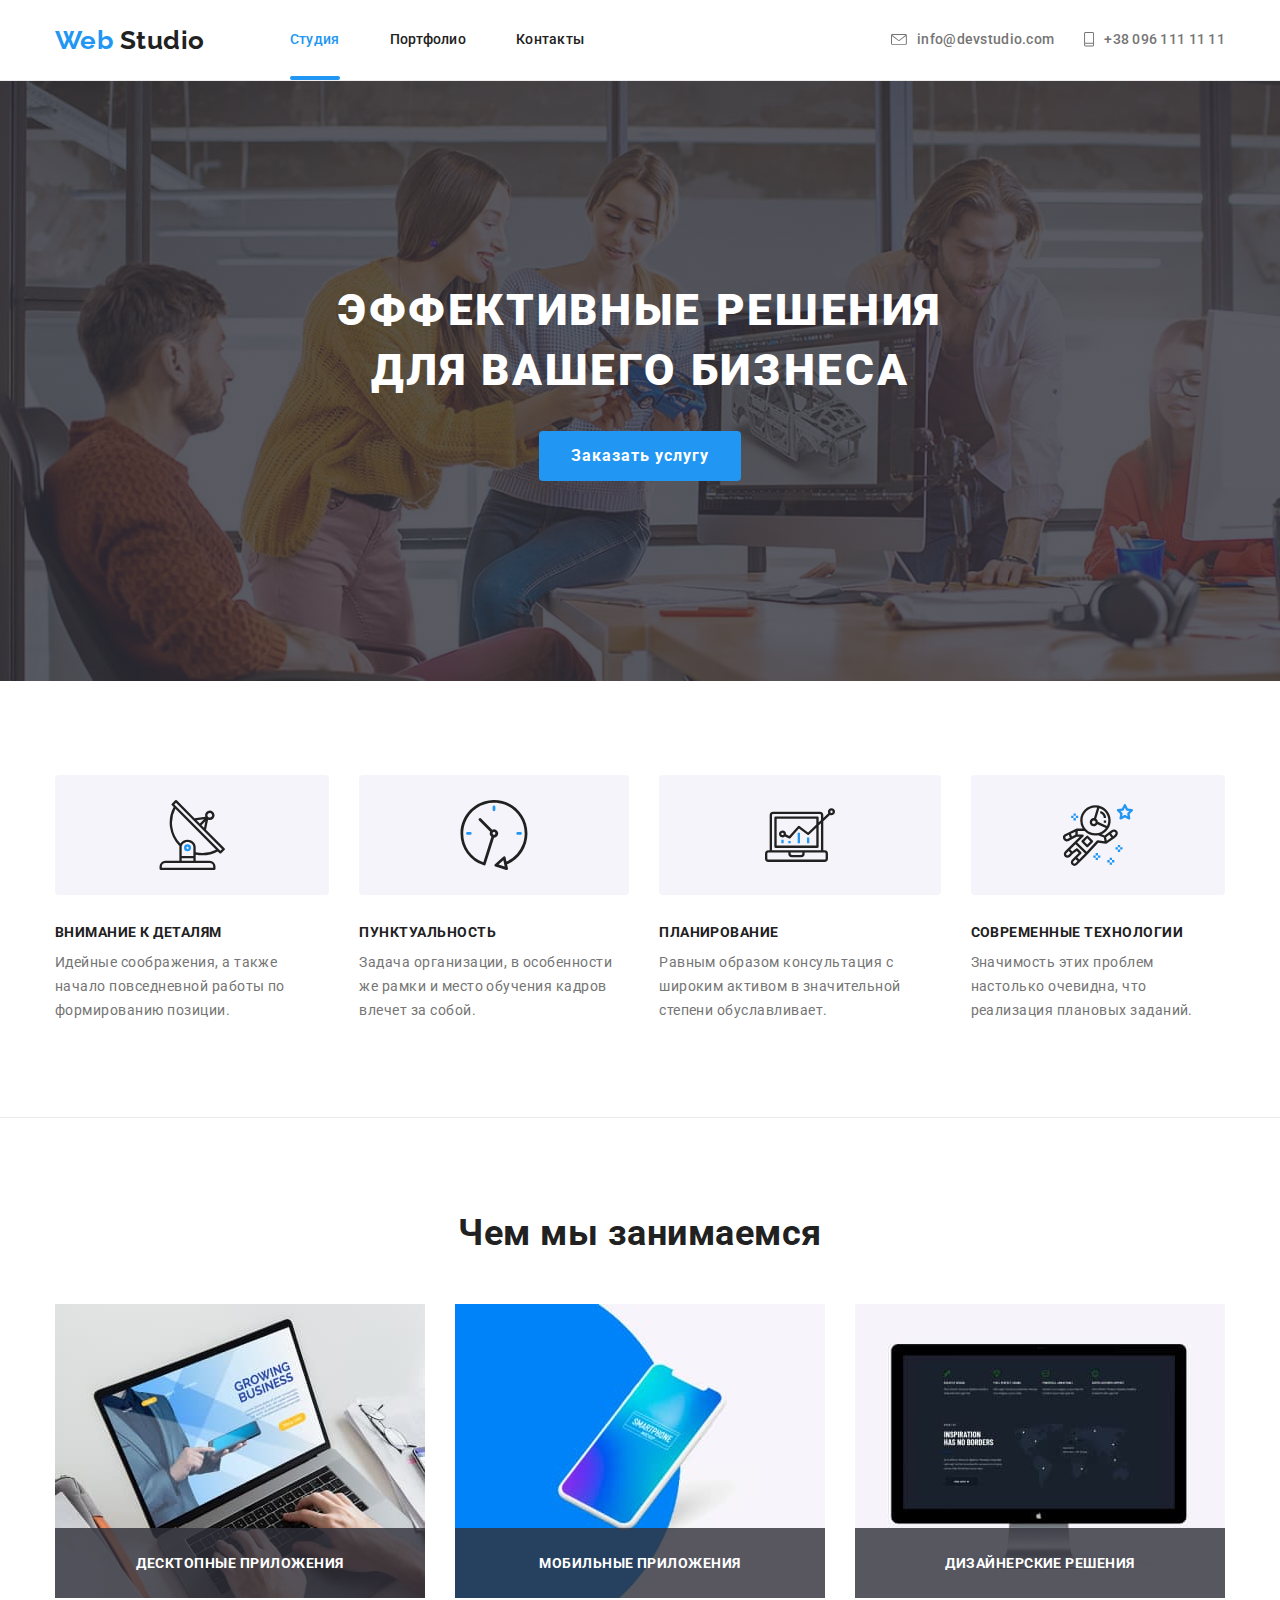
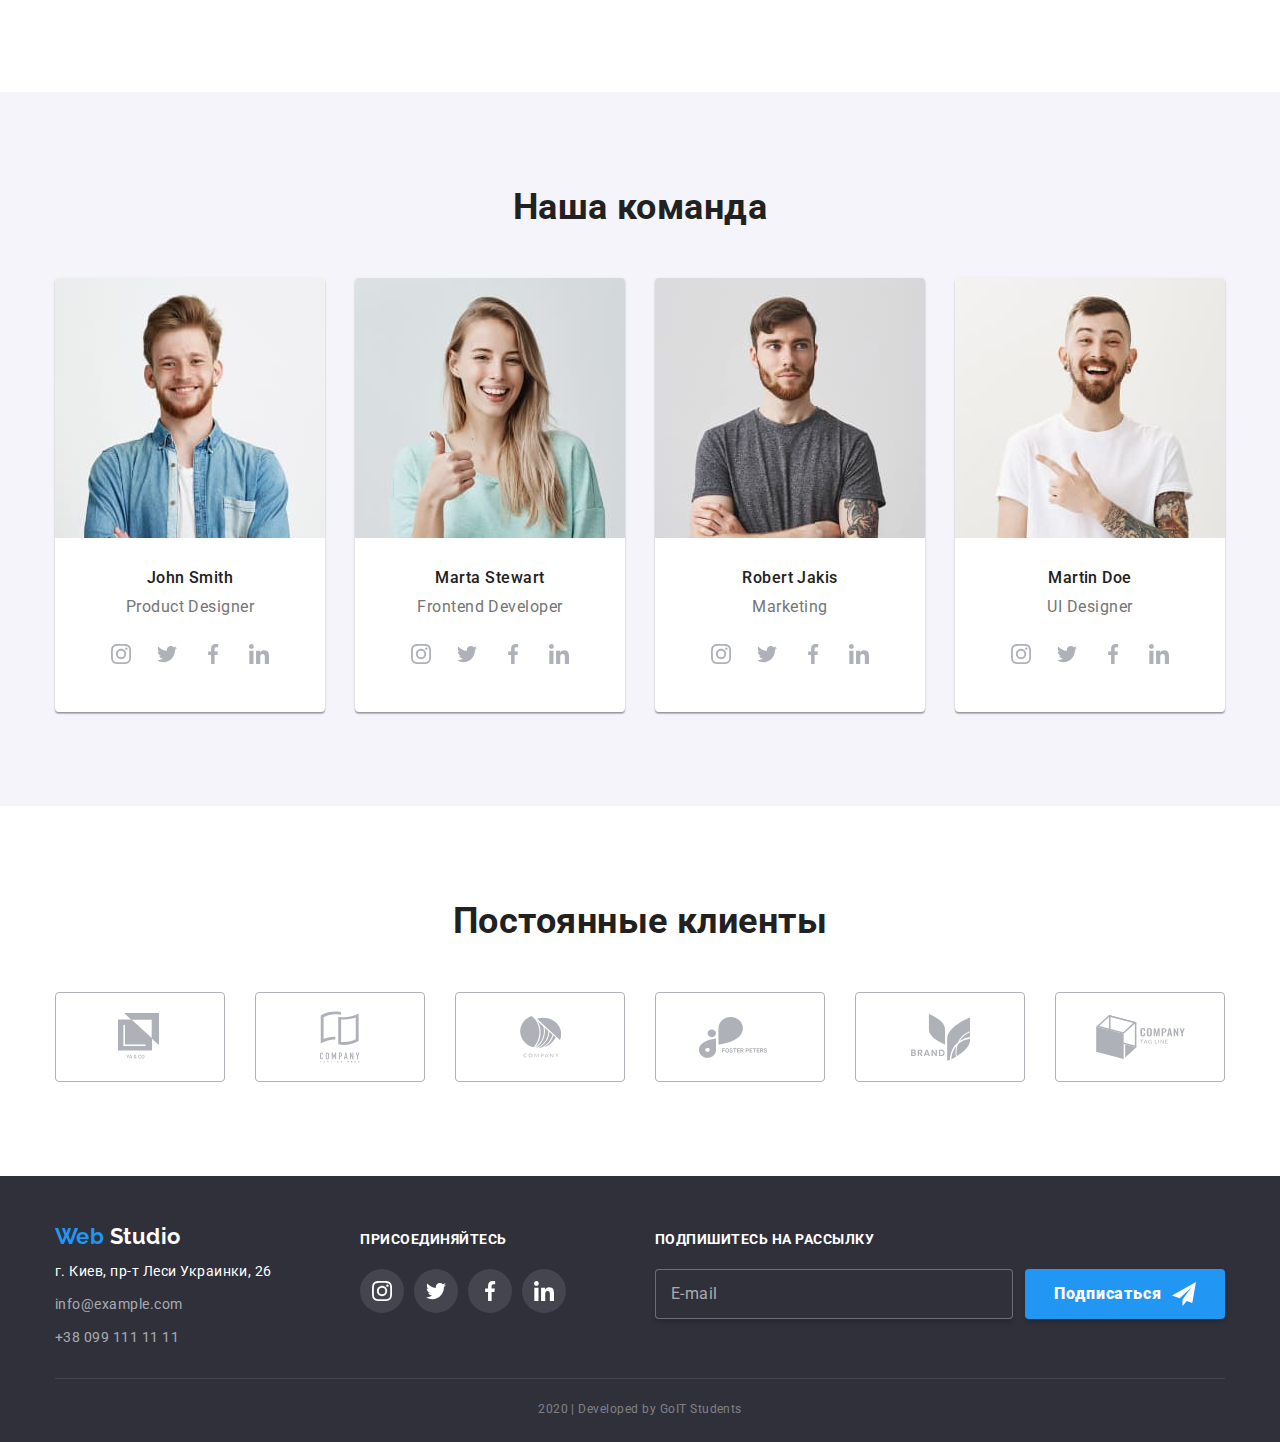
<file: index.html>
<!DOCTYPE html>
<html lang="en">
  <head>
    <meta charset="UTF-8" />
    <meta name="viewport" content="width=device-width, initial-scale=1.0" />
    <title>Студия</title>
    <link
      rel="stylesheet"
      href="https://fonts.googleapis.com/css2?family=Raleway:wght@700&family=Roboto:wght@400;500;700;900&display=swap"
    />
    <link
      rel="stylesheet"
      href="https://cdnjs.cloudflare.com/ajax/libs/modern-normalize/0.6.0/modern-normalize.min.css"
    />
    <link rel="stylesheet" href="./css/styles.css" />
  </head>

  <body>
    <!-- Шапка сайта -->
    <header class="border-bottom">
      <div class="container header-links">
        <nav class="header-links">
          <a href="./index.html" class="logo primery"
            ><span class="logo-web">Web</span> Studio</a
          >
          <ul class="site-nav">
            <li>
              <a href="./index.html" class="current">Студия</a>
            </li>
            <li>
              <a href="./portfolio.html">Портфолио</a>
            </li>
            <li>
              <a href="">Контакты</a>
            </li>
          </ul>
        </nav>
        <address class="main-addr">
          <ul class="main-addr-list">
            <li>
              <a href="mailto:info@devstudio.com">
                <svg width="16px" height="11px">
                  <use href="./img/sprite-svg.svg#email"></use>
                </svg>
                info@devstudio.com</a
              >
            </li>
            <li>
              <a href="tel:+380961111111">
                <svg width="10px" height="15px">
                  <use href="./img/sprite-svg.svg#phone"></use>
                </svg>
                +38 096 111 11 11</a
              >
            </li>
          </ul>
        </address>
      </div>
    </header>

    <!-- Основная инфа -->
    <main>
      <!-- Герой -->
      <section class="hero">
        <div class="container">
          <div class="hero-container">
            <h1 class="hero-title">эффективные решения для вашего бизнеса</h1>
            <button class="hero-button" data-modal-open>Заказать услугу</button>
            <div class="backdrop is-hidden" data-modal>
              <form class="modal">
                <div class="modal-section">
                  <h3 class="modal-title">
                    Оставьте свои данные, мы вам перезвоним
                  </h3>
                  <div class="form-field">
                    <input
                      type="text"
                      name="name"
                      id="name"
                      autocomplete="off"
                      placeholder=" "
                    />
                    <label for="name">Имя</label>
                    <svg width="18px" height="18px">
                      <use href="./img/sprite-svg.svg#name-input"></use>
                    </svg>
                  </div>
                  <div class="form-field">
                    <input
                      type="tel"
                      name="tel"
                      id="tel"
                      autocomplete="off"
                      placeholder=" "
                    />
                    <label for="tel">Телефон</label>
                    <svg width="18px" height="18px">
                      <use href="./img/sprite-svg.svg#phone-input"></use>
                    </svg>
                  </div>
                  <div class="form-field">
                    <input
                      type="email"
                      name="email"
                      id="email"
                      autocomplete="off"
                      placeholder=" "
                    />
                    <label for="email">Почта</label>
                    <svg width="18px" height="18px">
                      <use href="./img/sprite-svg.svg#email-input"></use>
                    </svg>
                  </div>
                  <div class="form-field form-field-textarea">
                    <textarea
                      name="coments"
                      id="coments"
                      cols="30"
                      rows="5"
                      placeholder=" "
                    ></textarea>
                    <label for="coments">Комментарий</label>
                  </div>
                  <div class="form-field form-field-checkbox">
                    <input
                      type="checkbox"
                      name="policy"
                      id="policy"
                      placeholder=" "
                      class="visuallyhidden"
                    />
                    <label for="policy"
                      ><span></span>
                      <p>
                        Соглашаюсь с рассылкой и принимаю
                        <a href="">Условия договора</a>
                      </p>
                    </label>
                  </div>
                  <div class="submit-button-container">
                    <button type="submit">Отправить</button>
                  </div>
                  <div class="close" data-modal-close></div>
                </div>
              </form>
            </div>
          </div>
        </div>
      </section>

      <!-- Преимущества -->
      <section class="features">
        <div class="container">
          <h2 class="visuallyhidden">Преимущества</h2>
          <ul class="features-list">
            <li>
              <div class="features-blok">
                <svg width="66" height="70">
                  <use href="./img/sprite-svg.svg#vector1"></use>
                </svg>
              </div>
              <h3 class="features-title-h3">Внимание к деталям</h3>
              <p class="features-paragraph">
                Идейные соображения, а также начало повседневной работы по
                формированию позиции.
              </p>
            </li>
            <li>
              <div class="features-blok">
                <svg width="70" height="70">
                  <use href="./img/sprite-svg.svg#vector2"></use>
                </svg>
              </div>
              <h3 class="features-title-h3">Пунктуальность</h3>
              <p class="features-paragraph">
                Задача организации, в особенности же рамки и место обучения
                кадров влечет за собой.
              </p>
            </li>
            <li>
              <div class="features-blok">
                <svg width="70" height="70">
                  <use href="./img/sprite-svg.svg#vector3"></use>
                </svg>
              </div>
              <h3 class="features-title-h3">Планирование</h3>
              <p class="features-paragraph">
                Равным образом консультация с широким активом в значительной
                степени обуславливает.
              </p>
            </li>
            <li>
              <div class="features-blok">
                <svg width="70" height="70">
                  <use href="./img/sprite-svg.svg#vector4"></use>
                </svg>
              </div>
              <h3 class="features-title-h3">Современные технологии</h3>
              <p class="features-paragraph">
                Значимость этих проблем настолько очевидна, что реализация
                плановых заданий.
              </p>
            </li>
          </ul>
        </div>
      </section>

      <!-- Чем мы занимаемся -->
      <section class="our-work">
        <div class="container">
          <h2 class="our-work-title">Чем мы занимаемся</h2>
          <ul class="our-work-list">
            <li>
              <a href="" class="our-work-link"
                ><img
                  src="./img/img1.jpg"
                  alt="Картинка десктопных приложений"
                  width="370"
                  height="294"
                />
                <div class="our-work-description">
                  <p>Десктопные приложения</p>
                </div>
              </a>
            </li>
            <li>
              <a href="" class="our-work-link"
                ><img
                  src="./img/img2.jpg"
                  alt="Картинка мобильных приложений"
                  width="370"
                  height="294"
                />
                <div class="our-work-description">
                  <p>Мобильные приложения</p>
                </div>
              </a>
            </li>
            <li>
              <a href="" class="our-work-link"
                ><img
                  src="./img/img3.jpg"
                  alt="Картинка дизайнерских решений"
                  width="370"
                  height="294"
                />
                <div class="our-work-description">
                  <p>Дизайнерские решения</p>
                </div>
              </a>
            </li>
          </ul>
        </div>
      </section>

      <!-- Наша команда -->
      <section class="our-team">
        <div class="container">
          <h2 class="our-team-title">Наша команда</h2>
          <ul class="our-team-list">
            <li>
              <img
                class="our-team-foto"
                src="./img/john-smith.jpg"
                alt="John Smith foto"
                width="270"
                height="260"
              />
              <p class="our-team-name">John Smith</p>
              <p class="our-team-position">Product Designer</p>
              <ul class="social-networks">
                <div class="social-networks-container">
                  <li>
                    <a href="" aria-label="Ссылка на Instagram">
                      <svg width="20" height="20">
                        <use href="./img/sprite-svg.svg#instagram-logo"></use>
                      </svg>
                    </a>
                  </li>
                  <li>
                    <a href="" aria-label="Ссылка на Twitter">
                      <svg width="20" height="20">
                        <use href="./img/sprite-svg.svg#twitter-logo"></use>
                      </svg>
                    </a>
                  </li>
                  <li>
                    <a href="" aria-label="Ссылка на Facebook"
                      ><svg width="20" height="20">
                        <use href="./img/sprite-svg.svg#facebook-logo"></use>
                      </svg>
                    </a>
                  </li>
                  <li>
                    <a href="" aria-label="Ссылка на LinkedIn"
                      ><svg width="20" height="20">
                        <use href="./img/sprite-svg.svg#linkedin-logo"></use>
                      </svg>
                    </a>
                  </li>
                </div>
              </ul>
            </li>
            <li>
              <img
                class="our-team-foto"
                src="./img/marta-stewart.jpg"
                alt="Marta Stewart foto"
                width="270"
                height="260"
              />
              <p class="our-team-name">Marta Stewart</p>
              <p class="our-team-position">Frontend Developer</p>
              <ul class="social-networks">
                <div class="social-networks-container">
                  <li>
                    <a href="" aria-label="Ссылка на Instagram">
                      <svg width="20" height="20">
                        <use href="./img/sprite-svg.svg#instagram-logo"></use>
                      </svg>
                    </a>
                  </li>
                  <li>
                    <a href="" aria-label="Ссылка на Twitter">
                      <svg width="20" height="20">
                        <use href="./img/sprite-svg.svg#twitter-logo"></use>
                      </svg>
                    </a>
                  </li>
                  <li>
                    <a href="" aria-label="Ссылка на Facebook"
                      ><svg width="20" height="20">
                        <use href="./img/sprite-svg.svg#facebook-logo"></use>
                      </svg>
                    </a>
                  </li>
                  <li>
                    <a href="" aria-label="Ссылка на LinkedIn"
                      ><svg width="20" height="20">
                        <use href="./img/sprite-svg.svg#linkedin-logo"></use>
                      </svg>
                    </a>
                  </li>
                </div>
              </ul>
            </li>
            <li>
              <img
                class="our-team-foto"
                src="./img/robert-jakis.jpg"
                alt="Robert Jakis foto"
                width="270"
                height="260"
              />
              <p class="our-team-name">Robert Jakis</p>
              <p class="our-team-position">Marketing</p>
              <ul class="social-networks">
                <div class="social-networks-container">
                  <li>
                    <a href="" aria-label="Ссылка на Instagram">
                      <svg width="20" height="20">
                        <use href="./img/sprite-svg.svg#instagram-logo"></use>
                      </svg>
                    </a>
                  </li>
                  <li>
                    <a href="" aria-label="Ссылка на Twitter">
                      <svg width="20" height="20">
                        <use href="./img/sprite-svg.svg#twitter-logo"></use>
                      </svg>
                    </a>
                  </li>
                  <li>
                    <a href="" aria-label="Ссылка на Facebook"
                      ><svg width="20" height="20">
                        <use href="./img/sprite-svg.svg#facebook-logo"></use>
                      </svg>
                    </a>
                  </li>
                  <li>
                    <a href="" aria-label="Ссылка на LinkedIn"
                      ><svg width="20" height="20">
                        <use href="./img/sprite-svg.svg#linkedin-logo"></use>
                      </svg>
                    </a>
                  </li>
                </div>
              </ul>
            </li>
            <li>
              <img
                class="our-team-foto"
                src="./img/martin-doe.jpg"
                alt="Martin Doe foto"
                width="270"
                height="260"
              />
              <p class="our-team-name">Martin Doe</p>
              <p class="our-team-position">UI Designer</p>
              <ul class="social-networks">
                <div class="social-networks-container">
                  <li>
                    <a href="" aria-label="Ссылка на Instagram">
                      <svg width="20" height="20">
                        <use href="./img/sprite-svg.svg#instagram-logo"></use>
                      </svg>
                    </a>
                  </li>
                  <li>
                    <a href="" aria-label="Ссылка на Twitter">
                      <svg width="20" height="20">
                        <use href="./img/sprite-svg.svg#twitter-logo"></use>
                      </svg>
                    </a>
                  </li>
                  <li>
                    <a href="" aria-label="Ссылка на Facebook"
                      ><svg width="20" height="20">
                        <use href="./img/sprite-svg.svg#facebook-logo"></use>
                      </svg>
                    </a>
                  </li>
                  <li>
                    <a href="" aria-label="Ссылка на LinkedIn"
                      ><svg width="20" height="20">
                        <use href="./img/sprite-svg.svg#linkedin-logo"></use>
                      </svg>
                    </a>
                  </li>
                </div>
              </ul>
            </li>
          </ul>
        </div>
      </section>

      <!-- Постоянные клиенты -->
      <section class="clients">
        <div class="container">
          <h2 class="clients-title">Постоянные клиенты</h2>
          <ul class="clients-list">
            <li>
              <a href="">
                <svg width="45" height="48">
                  <use href="./img/sprite-svg.svg#logo1"></use>
                </svg>
              </a>
            </li>

            <li>
              <a href="">
                <svg width="40" height="52">
                  <use href="./img/sprite-svg.svg#logo2"></use>
                </svg>
              </a>
            </li>

            <li>
              <a href="">
                <svg width="41" height="42">
                  <use href="./img/sprite-svg.svg#logo3"></use>
                </svg>
              </a>
            </li>

            <li>
              <a href="">
                <svg width="82" height="41">
                  <use href="./img/sprite-svg.svg#logo4"></use>
                </svg>
              </a>
            </li>

            <li>
              <a href="">
                <svg width="59" height="47">
                  <use href="./img/sprite-svg.svg#logo5"></use>
                </svg>
              </a>
            </li>

            <li>
              <a href="">
                <svg width="89" height="45">
                  <use href="./img/sprite-svg.svg#logo6"></use>
                </svg>
              </a>
            </li>
          </ul>
        </div>
      </section>
    </main>

    <!-- Футер сайта -->
    <footer>
      <div class="container">
        <div class="footer-links">
          <div>
            <a href="./index.html" class="logo secondary marg-bott"
              ><span class="logo-web">Web</span> Studio</a
            >
            <address>
              <a
                href="https://goo.gl/maps/tPkDzDL7LACH9RPQ9"
                target="_blank"
                class="addr-map"
                >г. Киев, пр-т Леси Украинки, 26</a
              >
              <a href="mailto:info@example.com" class="addr-email"
                >info@example.com</a
              >
              <a href="tel:+380991111111" class="addr-phone"
                >+38 099 111 11 11</a
              >
            </address>
          </div>
          <div>
            <h3 class="follow">присоединяйтесь</h3>
            <ul class="social-networks">
              <div class="social-networks-links">
                <li>
                  <a href="" aria-label="Ссылка на Instagram">
                    <svg width="20" height="20">
                      <use href="./img/sprite-svg.svg#instagram-logo"></use>
                    </svg>
                  </a>
                </li>
                <li>
                  <a href="" aria-label="Ссылка на Twitter">
                    <svg width="20" height="20">
                      <use href="./img/sprite-svg.svg#twitter-logo"></use>
                    </svg>
                  </a>
                </li>
                <li>
                  <a href="" aria-label="Ссылка на Facebook"
                    ><svg width="20" height="20">
                      <use href="./img/sprite-svg.svg#facebook-logo"></use>
                    </svg>
                  </a>
                </li>
                <li>
                  <a href="" aria-label="Ссылка на LinkedIn"
                    ><svg width="20" height="20">
                      <use href="./img/sprite-svg.svg#linkedin-logo"></use>
                    </svg>
                  </a>
                </li>
              </div>
            </ul>
          </div>
          <div>
            <h3 class="follow">Подпишитесь на рассылку</h3>
            <form class="follow-container">
              <input
                type="email"
                name="follow-email"
                id="follow-email"
                class="enter-e-mail"
                placeholder=" "
              />
              <label for="follow-email">E-mail</label>
              <button type="submit" class="follow-button">
                <span class="follow-button-text">Подписаться</span>
                <svg width="24" height="24">
                  <use href="./img/sprite-svg.svg#sending"></use>
                </svg>
              </button>
            </form>
          </div>
        </div>
        <p class="developed">2020 | Developed by GoIT Students</p>
      </div>
    </footer>
    <script src="./js/modal.js"></script>
  </body>
</html>
</file>
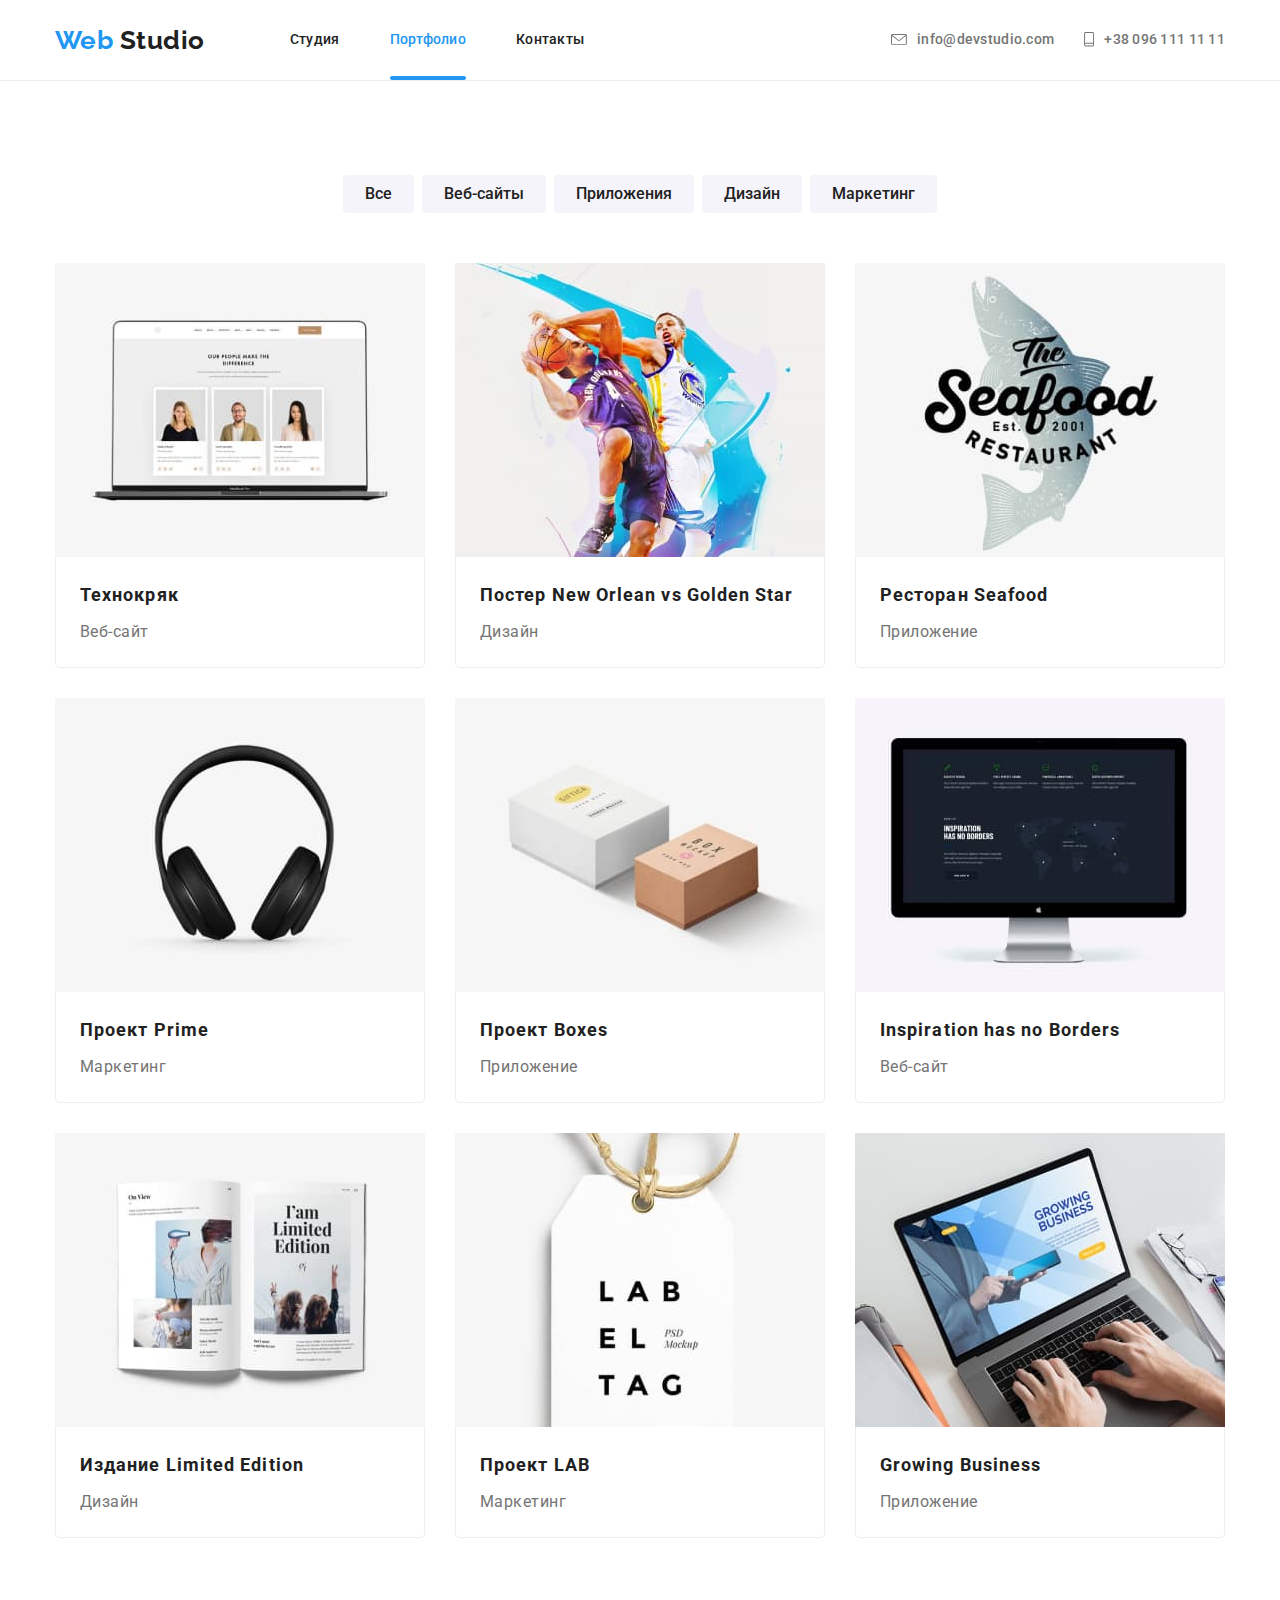
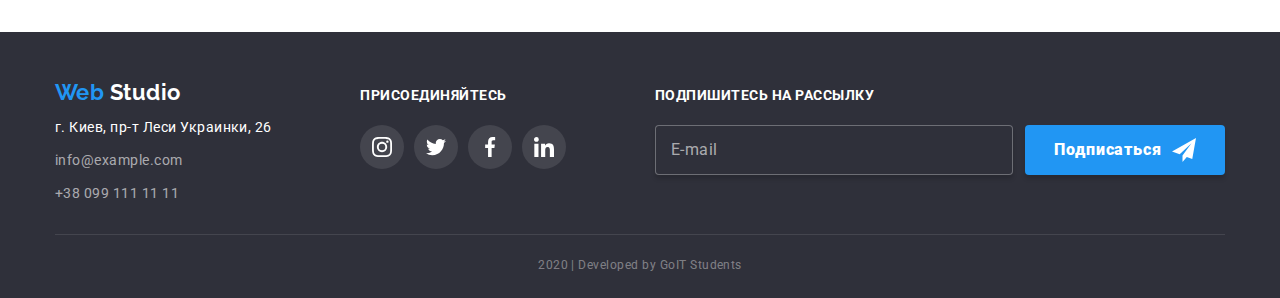
<file: portfolio.html>
<!DOCTYPE html>
<html lang="en">
  <head>
    <meta charset="UTF-8" />
    <meta name="viewport" content="width=device-width, initial-scale=1.0" />
    <title>Портфолио</title>
    <link
      rel="stylesheet"
      href="https://fonts.googleapis.com/css2?family=Raleway:wght@700&family=Roboto:wght@400;500;700;900&display=swap"
    />
    <link
      rel="stylesheet"
      href="https://cdnjs.cloudflare.com/ajax/libs/modern-normalize/0.6.0/modern-normalize.min.css"
    />
    <link rel="stylesheet" href="./css/styles.css" />
  </head>
  <body>
    <!-- Шапка сайта -->
    <header class="border-bottom">
      <div class="container header-links">
        <nav class="header-links">
          <a href="./index.html" class="logo primery"
            ><span class="logo-web">Web</span> Studio</a
          >
          <ul class="site-nav">
            <li>
              <a href="./index.html">Студия</a>
            </li>
            <li>
              <a href="./portfolio.html" class="current">Портфолио</a>
            </li>
            <li>
              <a href="">Контакты</a>
            </li>
          </ul>
        </nav>
        <address class="main-addr">
          <ul class="main-addr-list">
            <li>
              <a href="mailto:info@devstudio.com">
                <svg width="16px" height="11px">
                  <use href="./img/sprite-svg.svg#email"></use>
                </svg>
                info@devstudio.com</a
              >
            </li>
            <li>
              <a href="tel:+380961111111">
                <svg width="10px" height="15px">
                  <use href="./img/sprite-svg.svg#phone"></use>
                </svg>
                +38 096 111 11 11</a
              >
            </li>
          </ul>
        </address>
      </div>
    </header>

    <!-- Основная инфа -->
    <main>
      <section class="main-portofolio">
        <div class="container">
          <h1 class="visuallyhidden">Наши проекты</h1>
          <ul class="button-list">
            <li>
              <button type="button" class="portfolio-button">Все</button>
            </li>
            <li>
              <button type="button" class="portfolio-button">Веб-сайты</button>
            </li>
            <li>
              <button type="button" class="portfolio-button">Приложения</button>
            </li>
            <li>
              <button type="button" class="portfolio-button">Дизайн</button>
            </li>
            <li>
              <button type="button" class="portfolio-button">Маркетинг</button>
            </li>
          </ul>

          <ul class="projects-list">
            <li class="projects-list-item">
              <a href="">
                <div class="overlay">
                  <img
                    src="./img/portfolio-img1.jpg"
                    alt="Первое фото портфолио"
                    width="370"
                    height="294"
                  />
                  <p class="project-description">
                    Технокряк это современная площадка распространения
                    коронавируса. Компании используют эту платформу для
                    цифрового шпионажа и атак на защищённые сервера конкурентов.
                  </p>
                </div>
                <div class="projects-list-content">
                  <h3 class="project-title">Технокряк</h3>
                  <p class="project-type">Веб-сайт</p>
                </div></a
              >
            </li>

            <li class="projects-list-item">
              <a href="">
                <div class="overlay">
                  <img
                    src="./img/portfolio-img2.jpg"
                    alt="Второе фото портфолио"
                    width="370"
                    height="294"
                  />
                  <p class="project-description">
                    Технокряк это современная площадка распространения
                    коронавируса. Компании используют эту платформу для
                    цифрового шпионажа и атак на защищённые сервера конкурентов.
                  </p>
                </div>
                <div class="projects-list-content">
                  <h3 class="project-title">
                    Постер New Orlean vs Golden Star
                  </h3>
                  <p class="project-type">Дизайн</p>
                </div>
              </a>
            </li>

            <li class="projects-list-item">
              <a href="">
                <div class="overlay">
                  <img
                    src="./img/portfolio-img3.jpg"
                    alt="Третье фото портфолио"
                    width="370"
                    height="294"
                  />
                  <p class="project-description">
                    Технокряк это современная площадка распространения
                    коронавируса. Компании используют эту платформу для
                    цифрового шпионажа и атак на защищённые сервера конкурентов.
                  </p>
                </div>
                <div class="projects-list-content">
                  <h3 class="project-title">Ресторан Seafood</h3>
                  <p class="project-type">Приложение</p>
                </div>
              </a>
            </li>

            <li class="projects-list-item">
              <a href="">
                <div class="overlay">
                  <img
                    src="./img/portfolio-img4.jpg"
                    alt="Четвертое фото портфолио"
                    width="370"
                    height="294"
                  />
                  <p class="project-description">
                    Технокряк это современная площадка распространения
                    коронавируса. Компании используют эту платформу для
                    цифрового шпионажа и атак на защищённые сервера конкурентов.
                  </p>
                </div>
                <div class="projects-list-content">
                  <h3 class="project-title">Проект Prime</h3>
                  <p class="project-type">Маркетинг</p>
                </div>
              </a>
            </li>

            <li class="projects-list-item">
              <a href="">
                <div class="overlay">
                  <img
                    src="./img/portfolio-img5.jpg"
                    alt="Пятое фото портфолио"
                    width="370"
                    height="294"
                  />
                  <p class="project-description">
                    Технокряк это современная площадка распространения
                    коронавируса. Компании используют эту платформу для
                    цифрового шпионажа и атак на защищённые сервера конкурентов.
                  </p>
                </div>
                <div class="projects-list-content">
                  <h3 class="project-title">Проект Boxes</h3>
                  <p class="project-type">Приложение</p>
                </div>
              </a>
            </li>

            <li class="projects-list-item">
              <a href="">
                <div class="overlay">
                  <img
                    src="./img/portfolio-img6.jpg"
                    alt="Шестое фото портфолио"
                    width="370"
                    height="294"
                  />
                  <p class="project-description">
                    Технокряк это современная площадка распространения
                    коронавируса. Компании используют эту платформу для
                    цифрового шпионажа и атак на защищённые сервера конкурентов.
                  </p>
                </div>
                <div class="projects-list-content">
                  <h3 class="project-title">Inspiration has no Borders</h3>
                  <p class="project-type">Веб-сайт</p>
                </div>
              </a>
            </li>

            <li class="projects-list-item">
              <a href="">
                <div class="overlay">
                  <img
                    src="./img/portfolio-img7.jpg"
                    alt="Седьмое фото портфолио"
                    width="370"
                    height="294"
                  />
                  <p class="project-description">
                    Технокряк это современная площадка распространения
                    коронавируса. Компании используют эту платформу для
                    цифрового шпионажа и атак на защищённые сервера конкурентов.
                  </p>
                </div>
                <div class="projects-list-content">
                  <h3 class="project-title">Издание Limited Edition</h3>
                  <p class="project-type">Дизайн</p>
                </div>
              </a>
            </li>

            <li class="projects-list-item">
              <a href="">
                <div class="overlay">
                  <img
                    src="./img/portfolio-img8.jpg"
                    alt="Восьмое фото портфолио"
                    width="370"
                    height="294"
                  />
                  <p class="project-description">
                    Технокряк это современная площадка распространения
                    коронавируса. Компании используют эту платформу для
                    цифрового шпионажа и атак на защищённые сервера конкурентов.
                  </p>
                </div>
                <div class="projects-list-content">
                  <h3 class="project-title">Проект LAB</h3>
                  <p class="project-type">Маркетинг</p>
                </div>
              </a>
            </li>

            <li class="projects-list-item">
              <a href="">
                <div class="overlay">
                  <img
                    src="./img/portfolio-img9.jpg"
                    alt="Девятое фото портфолио"
                    width="370"
                    height="294"
                  />
                  <p class="project-description">
                    Технокряк это современная площадка распространения
                    коронавируса. Компании используют эту платформу для
                    цифрового шпионажа и атак на защищённые сервера конкурентов.
                  </p>
                </div>
                <div class="projects-list-content">
                  <h3 class="project-title">Growing Business</h3>
                  <p class="project-type">Приложение</p>
                </div>
              </a>
            </li>
          </ul>
        </div>
      </section>
    </main>

    <!-- Футер сайта -->
    <footer>
      <div class="container">
        <div class="footer-links">
          <div>
            <a href="./index.html" class="logo secondary marg-bott"
              ><span class="logo-web">Web</span> Studio</a
            >
            <address>
              <a
                href="https://goo.gl/maps/tPkDzDL7LACH9RPQ9"
                target="_blank"
                class="addr-map"
                >г. Киев, пр-т Леси Украинки, 26</a
              >
              <a href="mailto:info@example.com" class="addr-email"
                >info@example.com</a
              >
              <a href="tel:+380991111111" class="addr-phone"
                >+38 099 111 11 11</a
              >
            </address>
          </div>
          <div>
            <h3 class="follow">присоединяйтесь</h3>
            <ul class="social-networks">
              <div class="social-networks-links">
                <li>
                  <a href="" aria-label="Ссылка на Instagram">
                    <svg width="20" height="20">
                      <use href="./img/sprite-svg.svg#instagram-logo"></use>
                    </svg>
                  </a>
                </li>
                <li>
                  <a href="" aria-label="Ссылка на Twitter">
                    <svg width="20" height="20">
                      <use href="./img/sprite-svg.svg#twitter-logo"></use>
                    </svg>
                  </a>
                </li>
                <li>
                  <a href="" aria-label="Ссылка на Facebook"
                    ><svg width="20" height="20">
                      <use href="./img/sprite-svg.svg#facebook-logo"></use>
                    </svg>
                  </a>
                </li>
                <li>
                  <a href="" aria-label="Ссылка на LinkedIn"
                    ><svg width="20" height="20">
                      <use href="./img/sprite-svg.svg#linkedin-logo"></use>
                    </svg>
                  </a>
                </li>
              </div>
            </ul>
          </div>
          <div>
            <h3 class="follow">Подпишитесь на рассылку</h3>
            <form class="follow-container">
              <input
                type="email"
                name="follow-email"
                id="follow-email"
                class="enter-e-mail"
                placeholder=" "
              />
              <label for="follow-email">E-mail</label>
              <button type="submit" class="follow-button">
                <span class="follow-button-text">Подписаться</span>
                <svg width="24" height="24">
                  <use href="./img/sprite-svg.svg#sending"></use>
                </svg>
              </button>
            </form>
          </div>
        </div>
        <p class="developed">2020 | Developed by GoIT Students</p>
      </div>
    </footer>
  </body>
</html>
</file>
<file: css/styles.css>
:root {
  --primery-text-color: #212121;
  --gray-text-color: #757575;
  --white-text-color: #ffffff;
  --accent-color: #2196f3;
  --secondary-bg-color: #f5f4fa;
}
body {
  background-color: #ffffff;
  color: var(--primery-text-color);
  font-family: Roboto, sans-serif;
  letter-spacing: 0.03em;
}
ul {
  list-style: none;
}
a {
  display: block;

  text-decoration: none;
  color: var(--primery-text-color);
}
img {
  display: block;
  max-width: 100%;
  height: auto;
}
h2 {
  text-align: center;
  font-weight: 700;
  font-size: 36px;
  line-height: 1.17;
}
button {
  cursor: pointer;
}
.container {
  width: 1200px;
  margin: 0px auto;
  padding: 0px 15px;
}

.visuallyhidden {
  position: absolute;
  overflow: hidden;
  clip: rect(0 0 0 0);
  height: 1px;
  width: 1px;
  margin: -1px;
  padding: 0;
  border: 0;
}
.is-hidden {
  opacity: 0;
  pointer-events: none;
}

/* СТИЛИЗАЦИЯ ХЕДЕРА */
.border-bottom {
  border-bottom: 1px solid #ececec;
}
.header-links {
  display: flex;
  align-items: center;
}
/* Стилизация логотипа */
.logo {
  font-family: Raleway, sans-serif;
  font-weight: 700;
}
.logo.primery {
  margin-right: 85px;

  font-size: 26px;
  line-height: 1.19;
}
.logo.secondary {
  font-size: 22px;
  line-height: 1.18;
  color: var(--white-text-color);
}
.logo-web {
  color: var(--accent-color);
}
.marg-bott {
  display: inline-block;
  margin-bottom: 10px;
}

/* Стилизация главной навигации */
.site-nav {
  display: flex;
  margin: 0px;
  padding: 0px;
}
.site-nav > li {
  padding: 0px;

  font-weight: 500;
  font-size: 14px;
  line-height: 1.14;
  letter-spacing: 0.02em;
}
.site-nav > li:not(:last-child) {
  margin-right: 50px;
}
.site-nav > li a {
  padding: 32px 0px;
}
.site-nav a {
  transition: color 250ms cubic-bezier(0.4, 0, 0.2, 1);
}
.site-nav a:hover,
.site-nav a:focus {
  color: var(--accent-color);
}

/* Стилизация адреса в хедере */
.main-addr {
  margin-left: auto;
}
.main-addr-list {
  display: flex;
  margin: 0px;
  padding: 0px;
}
.main-addr-list li:not(:last-child) {
  margin-right: 30px;
}
.main-addr a {
  display: flex;
  align-items: center;

  color: var(--gray-text-color);
  font-style: normal;
  font-weight: 500;
  font-size: 14px;
  line-height: 1.14;
  letter-spacing: 0.02em;

  transition: color 250ms cubic-bezier(0.4, 0, 0.2, 1);
}
.main-addr a:hover,
.main-addr a:focus {
  color: var(--accent-color);
}
.site-nav .current {
  padding-bottom: 0px;

  color: var(--accent-color);
}
.current::after {
  margin-top: 28px;
  content: '';
  display: block;
  height: 4px;
  background-color: var(--accent-color);
  border-radius: 2px;
}
.main-addr svg {
  margin-right: 10px;

  fill: var(--gray-text-color);

  transition: fill 250ms cubic-bezier(0.4, 0, 0.2, 1);
}
.main-addr a:hover > svg,
.main-addr a:focus > svg {
  color: var(--accent-color);
  fill: var(--accent-color);
}

/* СТИЛИЗАЦИЯ СТРАНИЦЫ СТУДИИ */
/* Стилизация героя */
.hero {
  max-width: 1600px;
  height: 600px;
  margin: 0px auto;

  background-image: linear-gradient(
      rgba(47, 48, 58, 0.8),
      rgba(47, 48, 58, 0.8)
    ),
    url(../img/hero.jpg);
  color: var(--white-text-color);
}
.hero-container {
  width: 646px;
  margin: 0px auto;
  padding: 200px 0px;

  text-align: center;
}
.hero-title {
  margin: 0px 0px 30px;

  font-weight: 900;
  font-size: 44px;
  line-height: 1.36;
  letter-spacing: 0.06em;
  text-transform: uppercase;
}
.hero-button {
  display: inline-block;
  min-width: 200px;
  padding: 10px 32px;

  border-style: none;
  background-color: var(--accent-color);
  border-radius: 4px;
  color: var(--white-text-color);
  font-weight: 700;
  font-size: 16px;
  line-height: 1.87;
  letter-spacing: 0.06em;
}
/* Стилизация модалки */
.backdrop {
  position: fixed;
  top: 0;
  left: 0;
  z-index: 999;

  width: 100%;
  height: 100%;

  background: rgba(0, 0, 0, 0.2);
  transition: opacity 250ms cubic-bezier(0.4, 0, 0.2, 1);
}
.modal {
  position: absolute;
  top: 50%;
  left: 50%;
  transform: translate(-50%, -50%) scale(1);

  background: #ffffff;
  box-shadow: 0px 2px 1px rgba(0, 0, 0, 0.2), 0px 1px 1px rgba(0, 0, 0, 0.14),
    0px 1px 3px rgba(0, 0, 0, 0.12);
  border-radius: 4px;
  font-size: 14px;
  line-height: 1.14;
  letter-spacing: 0.01em;
  color: var(--gray-text-color);
  transition: transform 250ms cubic-bezier(0.4, 0, 0.2, 1);
}
.backdrop.is-hidden .modal {
  transform: translate(-50%, -50%) scale(2);
}
.submit-button-container {
  display: flex;
  justify-content: center;
}
.submit-button-container > button {
  width: 200px;
  height: 50px;
  padding: 0px;

  background-color: var(--accent-color);
  border-style: none;
  box-shadow: 0px 4px 4px rgba(0, 0, 0, 0.15);
  border-radius: 4px;
  font-weight: 700;
  font-size: 16px;
  line-height: 1.87;
  letter-spacing: 0.06em;
  color: var(--white-text-color);
}
.close {
  position: absolute;
  top: -10px;
  right: -10px;

  width: 30px;
  height: 30px;

  background-image: url(../img/close.svg);
  background-repeat: no-repeat;
  background-position: 50% 50%;
  background-color: var(--white-text-color);
  box-shadow: 0px 2px 1px rgba(0, 0, 0, 0.2), 0px 1px 1px rgba(0, 0, 0, 0.14),
    0px 1px 3px rgba(0, 0, 0, 0.12);
  outline: none;
  border: none;
  border-radius: 50%;
  cursor: pointer;
}
.modal-section {
  padding: 40px;
}
.modal-title {
  margin: 0px 0px 30px;

  font-weight: 700;
  font-size: 20px;
  line-height: 23px;
  text-align: center;
  letter-spacing: 0.03em;
  color: #212121;
}
.form-field {
  position: relative;

  margin-bottom: 28px;
}
.form-field input[type='text'],
.form-field input[type='tel'],
.form-field input[type='email'],
.form-field textarea {
  width: 100%;
  padding: 12px 42px;

  border: 1px solid rgba(33, 33, 33, 0.2);
  border-radius: 4px;
  outline: none;
  transition: border-color 250ms cubic-bezier(0.4, 0, 0.2, 1);
}
.form-field textarea {
  padding: 12px 16px;

  resize: none;
}
.form-field label[for='name'],
.form-field label[for='tel'],
.form-field label[for='email'] {
  position: absolute;
  top: 50%;
  left: 42px;
  transform: translateY(-50%);

  transition: transform 250ms cubic-bezier(0.4, 0, 0.2, 1),
    color 250ms cubic-bezier(0.4, 0, 0.2, 1),
    font-size 250ms cubic-bezier(0.4, 0, 0.2, 1),
    line-height 250ms cubic-bezier(0.4, 0, 0.2, 1);
  cursor: text;
}
.form-field input:focus,
.form-field textarea:focus {
  border-color: var(--accent-color);
}
.form-field input:focus + label,
.form-field input:not(:placeholder-shown) + label {
  transform: translate(-26px, -40px);

  font-size: 12px;
  line-height: 1.17;
  color: var(--accent-color);
  cursor: default;
}
.form-field input:focus ~ svg,
.form-field input:not(:placeholder-shown) ~ svg {
  fill: var(--accent-color);
}
.form-field svg {
  position: absolute;
  top: 50%;
  left: 16px;
  transform: translateY(-50%);

  fill: var(--primery-text-color);
  transition: fill 250ms cubic-bezier(0.4, 0, 0.2, 1);
}
.form-field-textarea {
  margin-bottom: 20px;
}
.form-field-textarea label {
  position: absolute;
  top: 10px;
  left: 16px;
  transform: translateY(0px);

  transition: transform 250ms cubic-bezier(0.4, 0, 0.2, 1);
  cursor: text;
}
.form-field textarea:focus + label,
.form-field textarea:not(:placeholder-shown) + label {
  transform: translateY(-30px);

  font-size: 12px;
  line-height: 1.17;
  color: var(--accent-color);
  cursor: default;
}
.form-field.form-field-checkbox label[for='policy'] {
  transform: translate(0px, 0px);

  display: flex;
  align-items: center;

  font-size: 14px;
  line-height: 1.71;
  letter-spacing: 0.03em;
  color: var(--gray-text-color);
}
.form-field-checkbox a {
  display: inline;

  text-decoration: underline;
  color: var(--accent-color);
}
.form-field-checkbox span {
  width: 15px;
  height: 15px;
  margin-right: 8px;

  border: 2px solid black;
  border-radius: 2px;
}
.form-field-checkbox input:checked + label > span {
  background-color: var(--accent-color);
  background-image: url(../img/icon-check.svg);
  background-size: contain;
  background-origin: border-box;
  border-color: transparent;
}

/* Стилизация преимуществ */
.features {
  padding: 94px 0px;

  border-bottom: 1px solid #ececec;
}

.features-title-h3 {
  margin: 0px 0px 10px;

  font-weight: 700;
  font-size: 14px;
  line-height: 1.14;
  text-transform: uppercase;
}
.features-list {
  display: flex;
  margin: 0px;
  padding: 0px;
}
.features-list li {
  width: calc((100%-30 * 3) / 4);
}
.features-list li:not(:last-child) {
  margin-right: 30px;
}
.features-blok {
  display: flex;
  justify-content: center;
  align-items: center;
  height: 120px;
  margin-bottom: 30px;

  background: var(--secondary-bg-color);
  border-radius: 4px;
}
.features-paragraph {
  margin: 0px;

  color: var(--gray-text-color);
  font-size: 14px;
  line-height: 1.71;
}

/* Стилизация наших работ */
.our-work {
  padding: 94px 0px;
}
.our-work-title {
  margin: 0px 0px 50px;
}
.our-work-list {
  display: flex;
  margin: 0px;
  padding: 0px;
}
.our-work-list li {
  width: calc((100%-30 * 3) / 3);
}
.our-work-list li:not(:last-child) {
  margin-right: 30px;
}
.our-work-link {
  position: relative;

  text-align: center;
}
.our-work-description {
  position: absolute;
  bottom: 0;

  display: flex;
  justify-content: center;
  align-items: center;
  width: 370px;
  height: 70px;

  background: rgba(47, 48, 58, 0.8);
  color: var(--white-text-color);
  font-weight: 700;
  font-size: 14px;
  text-transform: uppercase;
}
.our-work-description p {
  margin: 0px;
  padding: 0px;
}

/* Стилизация команды */
.our-team {
  margin: 0px;
  padding: 94px 0px;

  background: var(--secondary-bg-color);
}
.our-team-title {
  margin: 0px 0px 50px;
  padding: 0px;
}
.our-team-list {
  display: flex;
  margin: 0px;
  padding: 0px;
}
.our-team-list > li {
  width: calc((100%-30 * 3) / 4);
  padding-bottom: 36px;

  background-color: var(--white-text-color);
  box-shadow: 0px 2px 1px rgba(0, 0, 0, 0.2), 0px 1px 1px rgba(0, 0, 0, 0.14),
    0px 1px 3px rgba(0, 0, 0, 0.12);
  border-radius: 4px;
  overflow: hidden;
}
.our-team-list > li:not(:last-child) {
  margin-right: 30px;
}
.our-team-foto {
  margin-bottom: 30px;
}
.our-team-name {
  margin: 0px 0px 10px;
}
.our-team-position {
  margin: 0px 0px 16px;
}
.our-team p {
  font-weight: 500;
  font-size: 16px;
  line-height: 1.19;
  text-align: center;
}
.our-team .our-team-position {
  color: var(--gray-text-color);
  font-weight: 400;
}
.social-networks {
  margin: 0px;
  padding: 0px;
}
.social-networks svg {
  fill: #afb1b8;

  transition: fill 250ms cubic-bezier(0.4, 0, 0.2, 1);
}
.social-networks-container {
  display: flex;
  justify-content: space-between;
  margin: 0px 44px;
}
.social-networks-container a {
  display: flex;
  justify-content: center;
  align-items: center;
  width: 44px;
  height: 44px;

  background: var(--white-text-color);
  border-radius: 50%;
}
.social-networks a {
  transition: background 250ms cubic-bezier(0.4, 0, 0.2, 1);
}
.social-networks a:hover,
.social-networks a:focus {
  background: var(--accent-color);
}
.social-networks a:hover > svg,
.social-networks a:focus > svg {
  fill: var(--white-text-color);
}

/* Стилизация клиентов */
.clients {
  margin: 0px;
  padding: 94px 0px;
}
.clients-title {
  margin: 0px 0px 50px;
}
.clients-list {
  display: flex;
  margin: 0px;
  padding: 0px;
}
.clients-list li:not(:last-child) {
  margin-right: 30px;
}
.clients-list a {
  display: flex;
  justify-content: center;
  align-items: center;
  width: 170px;
  height: 90px;

  border: 1px solid #afb1b8;
  border-radius: 4px;

  transition: border 250ms cubic-bezier(0.4, 0, 0.2, 1);
}
.clients-list svg {
  fill: #afb1b8;

  transition: fill 250ms cubic-bezier(0.4, 0, 0.2, 1);
}
.clients-list a:hover,
.clients-list a:focus {
  border: 1px solid var(--accent-color);
}
.clients-list a:hover > svg,
.clients-list a:focus > svg {
  fill: var(--accent-color);
}

/* СТИЛИЗАЦИЯ СТРАНИЦЫ ПОРТФОЛИО */
.main-portofolio {
  padding: 94px 0px;
}
.projects-list {
  display: flex;
  flex-wrap: wrap;
  margin: 0px;
  padding: 0px;
}
.projects-list-item:hover,
.projects-list-item:focus {
  box-shadow: 1px 4px 6px rgba(0, 0, 0, 0.16), 0px 4px 4px rgba(0, 0, 0, 0.06),
    0px 1px 1px rgba(0, 0, 0, 0.12);
  border-bottom-right-radius: 5px;
  border-bottom-left-radius: 5px;
}
.projects-list-item:not(:nth-child(3n)) {
  margin-right: 30px;
}
.projects-list-item:not(:nth-last-child(-n + 3)) {
  margin-bottom: 30px;
}
.projects-list-item {
  display: flex;
  width: 370px;

  transition: all 250ms cubic-bezier(0.4, 0, 0.2, 1);
}
.projects-list-content {
  padding: 20px 24px;

  border: 1px solid #eeeeee;
  border-bottom-right-radius: 5px;
  border-bottom-left-radius: 5px;
  border-top: none;
}
.project-title {
  margin: 0px 0px 4px;

  font-weight: 700;
  font-size: 18px;
  line-height: 2;
  letter-spacing: 0.06em;
}
.project-type {
  margin: 0px;

  color: var(--gray-text-color);
  font-weight: 400;
  font-size: 16px;
  line-height: 1.87;
}
.overlay {
  position: relative;
  overflow: hidden;
}
.project-description {
  position: absolute;

  display: flex;
  justify-content: center;
  align-items: center;
  width: 370px;
  height: 294px;
  margin: 0px;
  padding: 0px 24px;

  color: var(--white-text-color);
  background: rgba(33, 150, 243, 0.9);
  font-weight: 400;
  font-size: 18px;
  line-height: 1.56;

  transition: transform 250ms cubic-bezier(0.4, 0, 0.2, 1);
}
.projects-list-item:hover .project-description,
.projects-list-item:focus .project-description {
  transform: translateY(-100%);
}

/* Стилизация кнопок */
.button-list {
  display: flex;
  justify-content: center;
  margin: 0px 0px 50px;
  padding: 0px;
}
.button-list li:not(:last-child) {
  margin-right: 8px;
}
.portfolio-button {
  padding: 6px 22px;

  color: var(--primery-text-color);
  font-weight: 500;
  font-size: 16px;
  line-height: 1.63;
  border-radius: 4px;
  border-width: 0px;
  background-color: var(--secondary-bg-color);

  transition: all 250ms cubic-bezier(0.4, 0, 0.2, 1);
}
.portfolio-button:hover,
.portfolio-button:focus {
  background-color: var(--accent-color);
  color: var(--white-text-color);
}

/* СТИЛИЗАЦИЯ ФУТЕРА */
footer {
  padding: 48px 0px 21px;

  background-color: #2f303a;
}
.footer-links {
  display: flex;
  justify-content: space-between;
  align-items: baseline;
  margin-bottom: 18px;
  padding-bottom: 28px;

  border-bottom: 1px solid rgba(255, 255, 255, 0.1);
}
.addr-map {
  margin-bottom: 9px;

  color: var(--white-text-color);
  font-style: normal;
  font-size: 14px;
  line-height: 1.71;
}
.addr-email {
  margin-bottom: 9px;

  color: rgba(255, 255, 255, 0.6);
  font-style: normal;
  font-size: 14px;
  line-height: 1.71;
}
.addr-phone {
  color: rgba(255, 255, 255, 0.6);
  font-style: normal;
  font-size: 14px;
  line-height: 1.71;
}
.follow {
  margin: 0px 0px 21px;

  color: var(--white-text-color);
  font-weight: 700;
  font-size: 14px;
  line-height: 1.14;
  text-transform: uppercase;
}
.social-networks-links {
  display: flex;
}
.social-networks-links svg {
  fill: var(--white-text-color);
}
.social-networks-links a {
  display: flex;
  justify-content: center;
  align-items: center;
  width: 44px;
  height: 44px;

  background: rgba(255, 255, 255, 0.1);
  border-radius: 50%;

  transition: background 250ms cubic-bezier(0.4, 0, 0.2, 1);
}
.social-networks-links li:not(:last-child) {
  margin-right: 10px;
}
.enter-e-mail {
  display: block;
  width: 358px;
  height: 50px;
  margin-right: 12px;
  padding: 15px 0px 15px 16px;

  background: #2f303a;
  border: 1px solid rgba(255, 255, 255, 0.3);
  box-shadow: 0px 4px 4px rgba(0, 0, 0, 0.15);
  border-radius: 4px;
  font-weight: 400;
  font-size: 16px;
  line-height: 1.87;
  color: var(--white-text-color);
}
.follow-container {
  position: relative;

  display: flex;
  align-items: center;
}
.follow-container label {
  position: absolute;
  left: 16px;

  font-size: 16px;
  line-height: 1.25;
  letter-spacing: 0.03em;
  color: rgba(255, 255, 255, 0.6);
  cursor: text;
  transition: transform 250ms cubic-bezier(0.4, 0, 0.2, 1);
}
.follow-container input {
  transition: border-color 250ms cubic-bezier(0.4, 0, 0.2, 1);
}
.follow-container input:focus {
  border-color: var(--accent-color);
  outline: none;
}
.follow-container input:focus + label,
.follow-container input:not(:placeholder-shown) + label {
  transform: translateY(-35px);

  color: var(--accent-color);
  cursor: default;
}
.follow-button {
  display: flex;
  justify-content: center;
  align-items: center;
  min-width: 200px;
  height: 50px;
  margin: 0px;
  padding: 0px;

  box-shadow: 0px 4px 4px rgba(0, 0, 0, 0.15);
  border-radius: 4px;
  border-width: 0px;
  background-color: var(--accent-color);
  color: var(--white-text-color);
  font-family: inherit;
  font-weight: 900;
  font-size: 16px;
  line-height: 1.87;
  letter-spacing: 0.06em;
}
.follow-button-text {
  margin-right: 10px;
}
.developed {
  margin: 0px;

  color: rgba(255, 255, 255, 0.4);
  font-size: 12px;
  line-height: 2;
  text-align: center;
}
</file>
